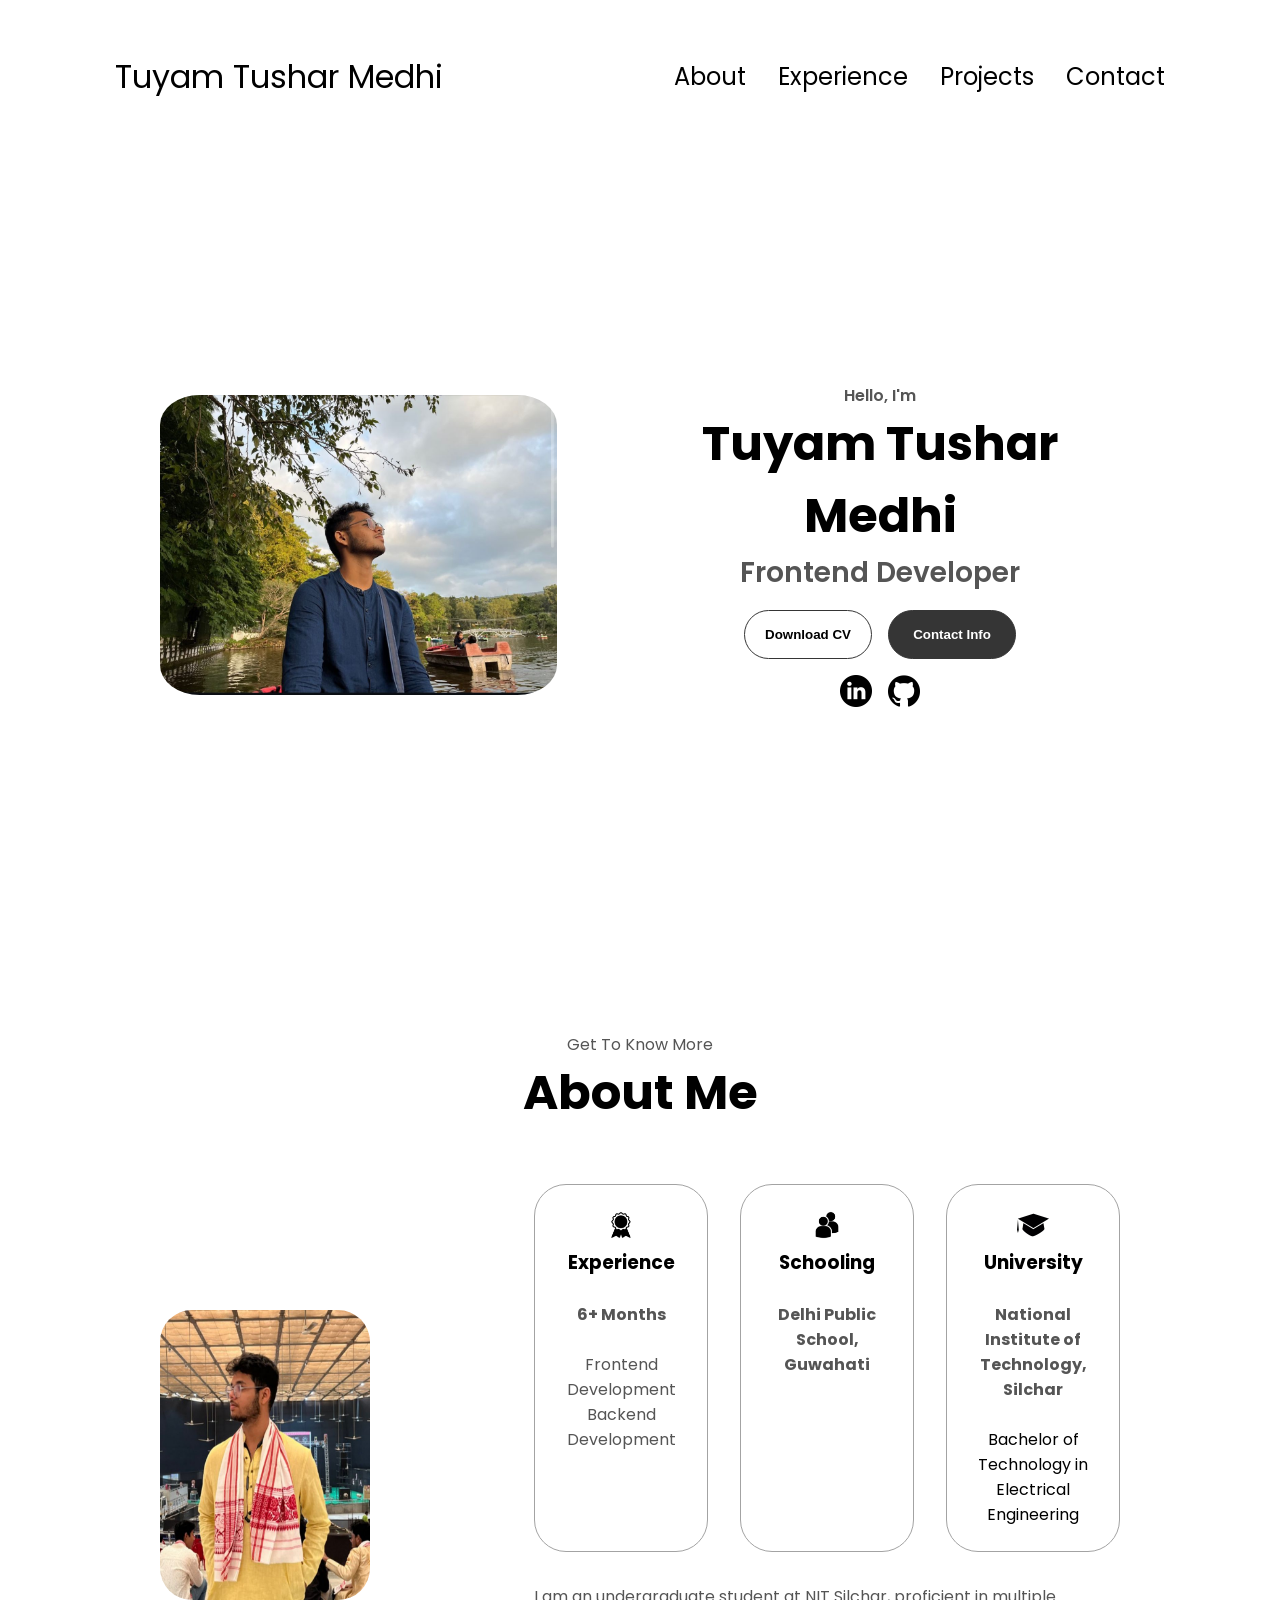
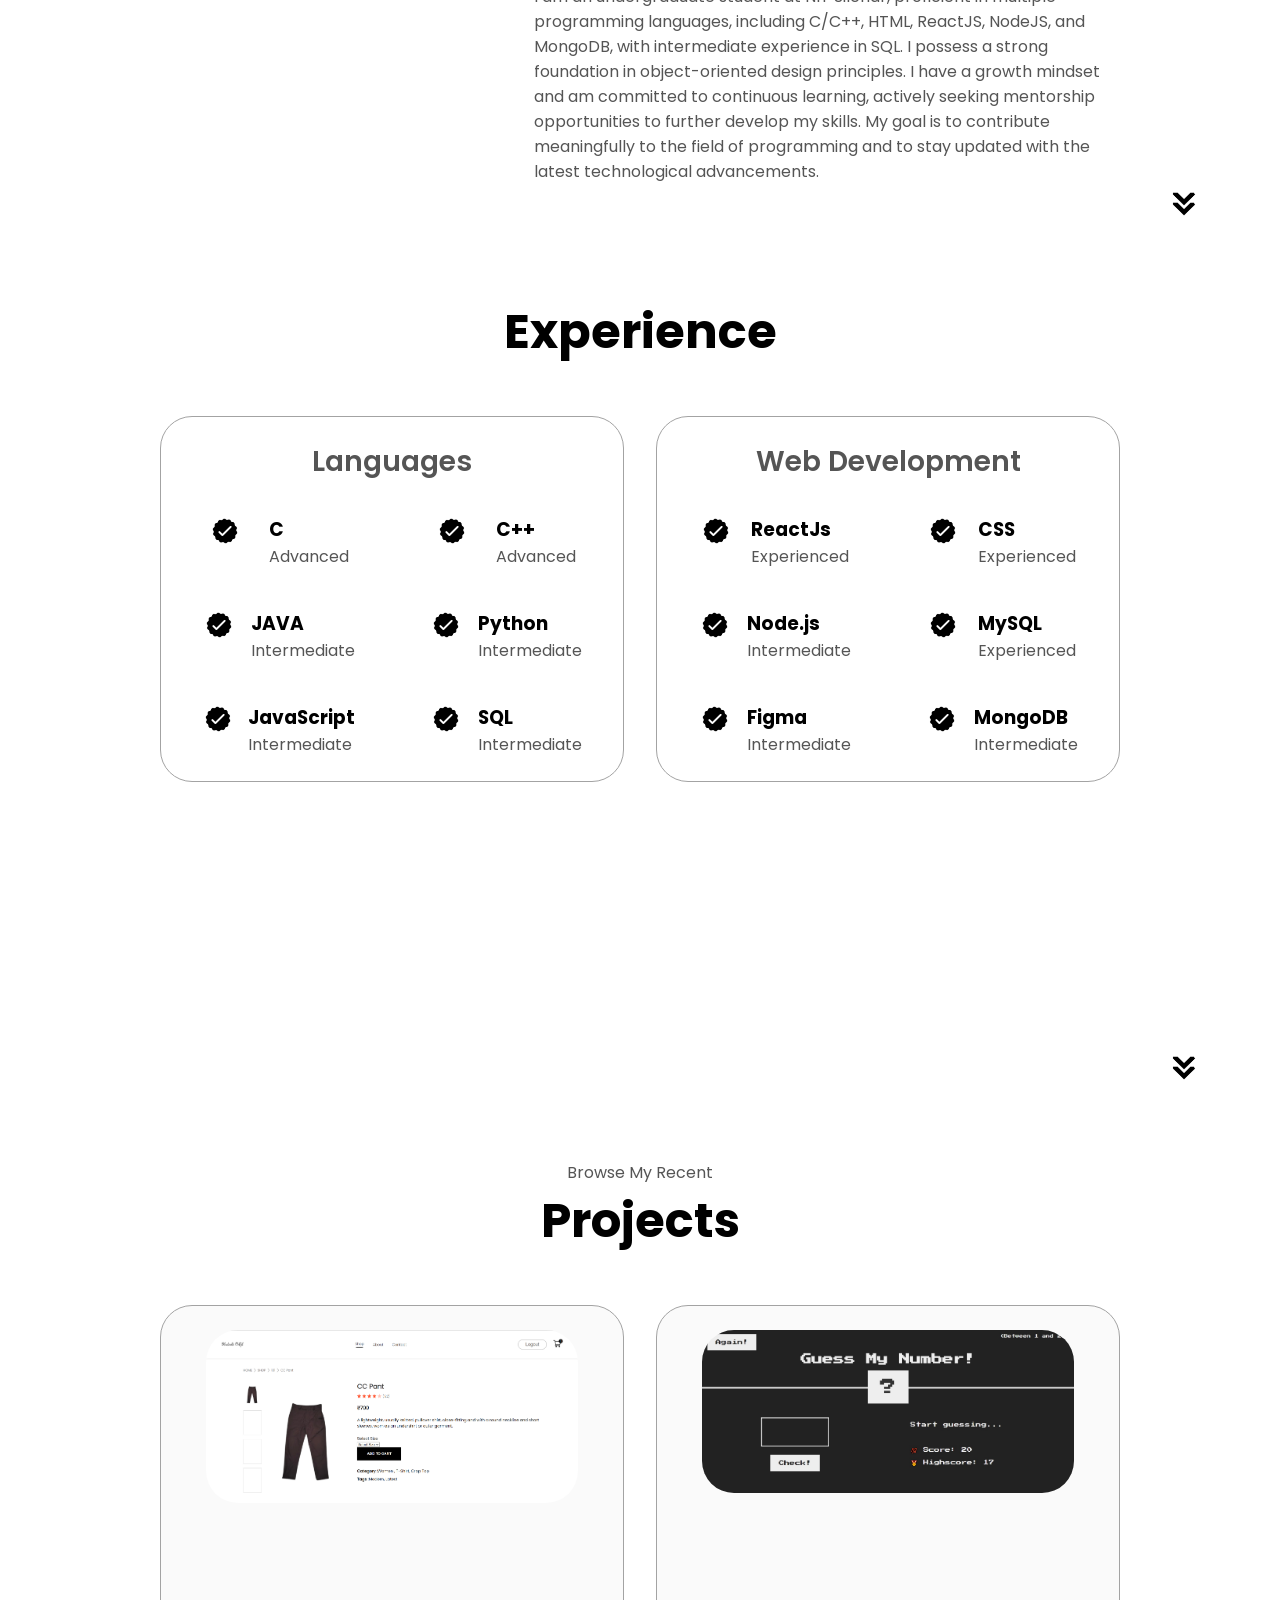
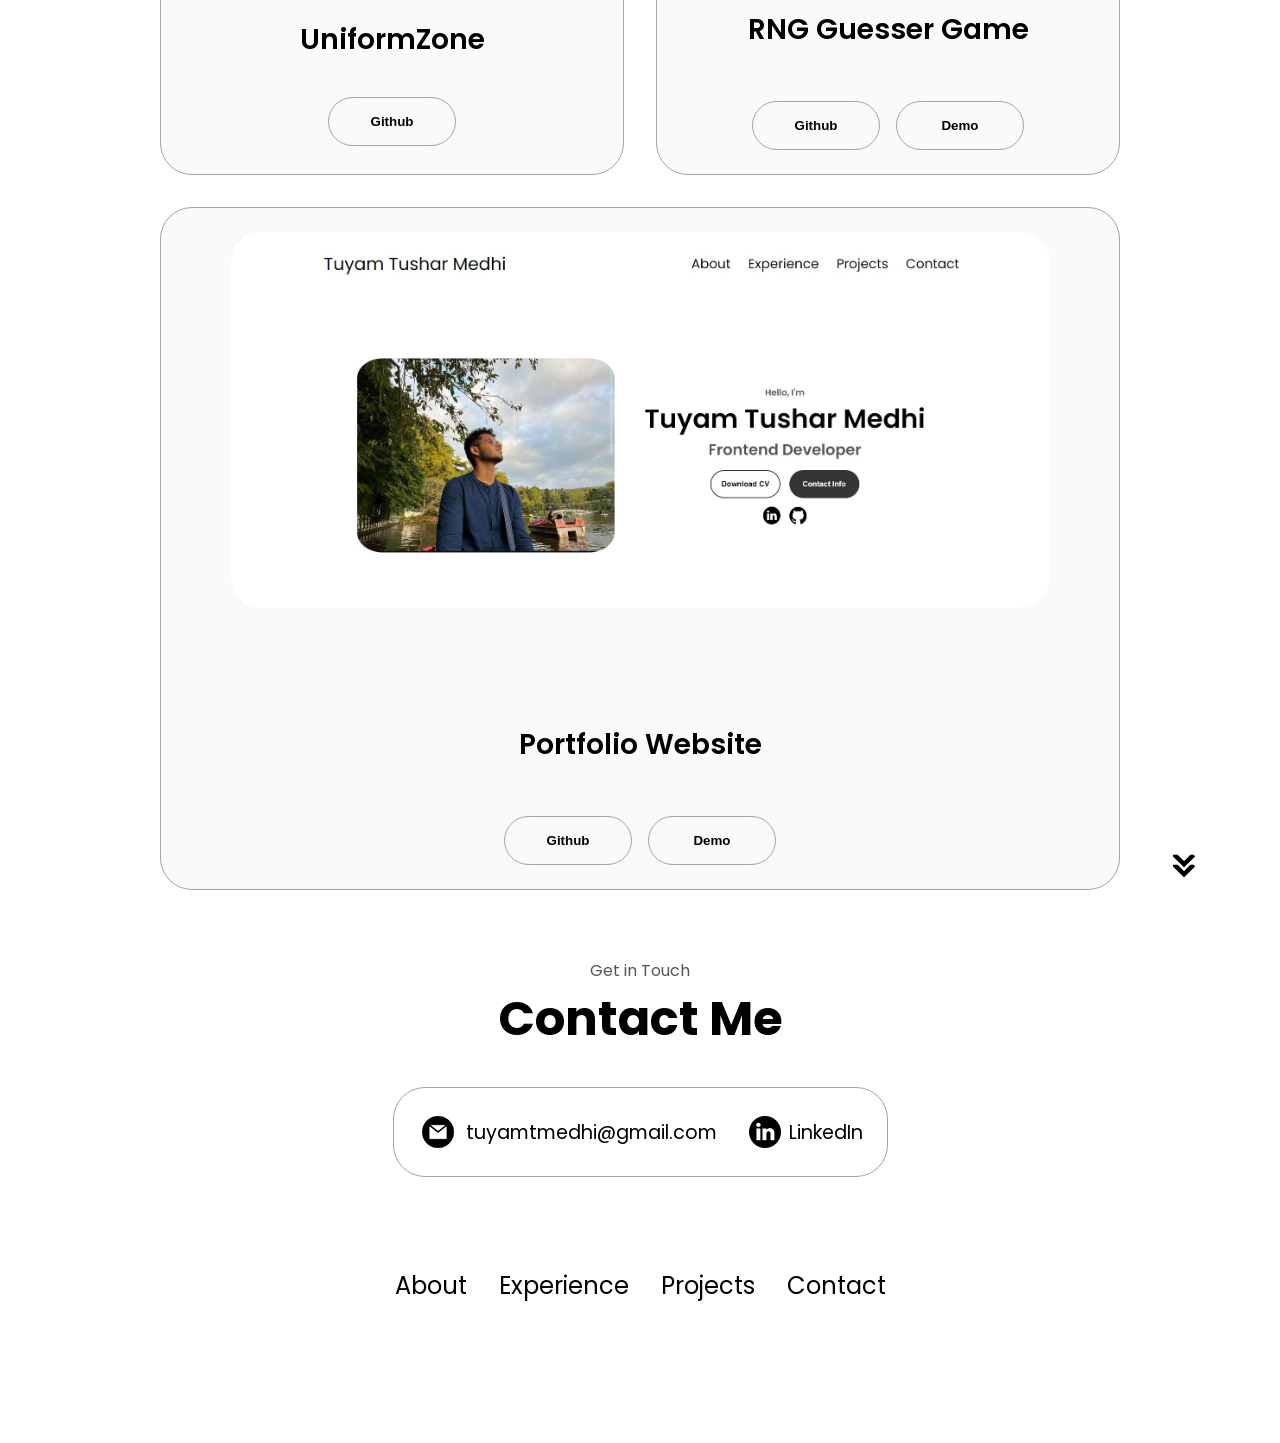
<file: index.html>
<!DOCTYPE html>
<html lang="en">
  <head>
    <meta charset="UTF-8" />
    <meta http-equiv="X-UA-Compatible" content="IE=edge" />
    <meta name="viewport" content="width=device-width, initial-scale=1.0" />
    <title>My Portfolio</title>
    <link rel="stylesheet" href="style.css" />
    <link rel="stylesheet" href="mediaqueries.css" />
  </head>
  <body>
    <nav id="desktop-nav">
      <div class="logo">Tuyam Tushar Medhi</div>
      <div>
        <ul class="nav-links">
          <li><a href="#about">About</a></li>
          <li><a href="#experience">Experience</a></li>
          <li><a href="#projects">Projects</a></li>
          <li><a href="#contact">Contact</a></li>
        </ul>
      </div>
    </nav>
    <nav id="hamburger-nav">
      <div class="logo">Tuyam Tushar Medhi</div>
      <div class="hamburger-menu">
        <div class="hamburger-icon" onclick="toggleMenu()">
          <span></span>
          <span></span>
          <span></span>
        </div>
        <div class="menu-links">
          <li><a href="#about" onclick="toggleMenu()">About</a></li>
          <li><a href="#experience" onclick="toggleMenu()">Experience</a></li>
          <li><a href="#projects" onclick="toggleMenu()">Projects</a></li>
          <li><a href="#contact" onclick="toggleMenu()">Contact</a></li>
        </div>
      </div>
    </nav>
    <section id="profile">
      <div class="section__pic-container">
        <img src="./assets/shillong.jpeg" alt="Tuyam Tushar Medhi profile picture" style="border-radius:10%;  "  />
      </div>
      <div class="section__text">
        <p class="section__text__p1">Hello, I'm</p>
        <h1 class="title">Tuyam Tushar Medhi</h1>
        <p class="section__text__p2">Frontend Developer</p>
        <div class="btn-container">
          <button
            class="btn btn-color-2"
            onclick="window.open('./assets/resume (1).pdf')"
          >
            Download CV
          </button>
          <button class="btn btn-color-1" onclick="location.href='./#contact'">
            Contact Info
          </button>
        </div>
        <div id="socials-container">
          <img
            src="./assets/linkedin.png"
            alt="My LinkedIn profile"
            class="icon"
            onclick="location.href='https://www.linkedin.com/in/tuyam-tushar-medhi-0a7864235/'"
          />
          <img
            src="./assets/github.png"
            alt="My Github profile"
            class="icon"
            onclick="location.href='https://github.com/Tuyam24'"
          />
        </div>
      </div>
      
      </section>
      </section>
    </section>
    <section id="about">
      <p class="section__text__p1">Get To Know More</p>
      <h1 class="title">About Me</h1>
      <div class="section-container"  >
        <div class="section__pic-container">
          <img
            src="./assets/bihu.jpeg"
            alt="Profile picture"
            style = "width: 210px; height: 290px;"
            class="about-pic"
          />
        </div>
        <div class="about-details-container">
          <div class="about-containers">
            <div class="details-container">
              <img
                src="./assets/experience.png"
                alt="Experience icon"
                class="icon"
              />
              <h3>Experience</h3><br/>
              <p><span style="font-weight:bold;">6+ Months <br/></span><br />Frontend Development Backend Development</p>
            </div>
            <div class="details-container">
              <img
                src="./assets/education.png"
                alt="Education icon"
                class="icon"
              />
              <h3>Schooling</h3><br/>
              <p><span style="font-weight:bold;">Delhi Public School, Guwahati</p></span>
            </div>
            <div class="details-container">
                <img
                  src="./assets/5109.png"
                  alt="Education icon"
                  class="icon"
                />
                <h3>University</h3><br/>
                <p><span style="font-weight:bold;">National Institute of Technology, Silchar</p></span><br />Bachelor of Technology in Electrical Engineering</p>
              </div>
          </div>
          <div class="text-container">
            <p>
              I am an undergraduate student at NIT Silchar, proficient in multiple programming languages, including C/C++, HTML, ReactJS, NodeJS, and MongoDB, with intermediate experience in SQL. I possess a strong foundation in object-oriented design principles. I have a growth mindset and am committed to continuous learning, actively seeking mentorship opportunities to further develop my skills. My goal is to contribute meaningfully to the field of programming and to stay updated with the latest technological advancements.


            </p>
          </div>
        </div>
      </div>
      <img
        src="./assets/arrow.png"
        alt="Arrow icon"
        class="icon arrow"
        onclick="location.href='./#experience'"
      />
    </section>
    <section id="experience">
      
      <h1 class="title">Experience</h1>
      <div class="experience-details-container">
        <div class="about-containers">
          
          <div class="details-container">
            <h2 class="experience-sub-title">Languages</h2>
            <div class="article-container">
              <article>
                <img
                  src="./assets/checkmark.png"
                  alt="Experience icon"
                  class="icon"
                />
                <div>
                  <h3>C</h3>
                  <p>Advanced</p>
                </div>
              </article>
              <article>
                <img
                  src="./assets/checkmark.png"
                  alt="Experience icon"
                  class="icon"
                />
                <div>
                  <h3>C++</h3>
                  <p>Advanced</p>
                </div>
              </article>
              <article>
                <img
                  src="./assets/checkmark.png"
                  alt="Experience icon"
                  class="icon"
                />
                <div>
                  <h3>JAVA</h3>
                  <p>Intermediate</p>
                </div>
              </article>
              <article>
                <img
                  src="./assets/checkmark.png"
                  alt="Experience icon"
                  class="icon"
                />
                <div>
                  <h3>Python</h3>
                  <p>Intermediate</p>
                </div>
              </article>
              <article>
                <img
                  src="./assets/checkmark.png"
                  alt="Experience icon"
                  class="icon"
                />
                <div>
                  <h3>JavaScript</h3>
                  <p>Intermediate</p>
                </div>
              </article>
              <article>
                <img
                  src="./assets/checkmark.png"
                  alt="Experience icon"
                  class="icon"
                />
                <div>
                  <h3>SQL</h3>
                  <p>Intermediate</p>
                </div>
              </article>
            </div>
          </div>
          <div class="details-container">
            <h2 class="experience-sub-title">Web Development</h2>
            <div class="article-container">
              <article>
                <img
                  src="./assets/checkmark.png"
                  alt="Experience icon"
                  class="icon"
                />
                <div>
                  <h3>ReactJs</h3>
                  <p>Experienced</p>
                </div>
              </article>
              <article>
                <img
                  src="./assets/checkmark.png"
                  alt="Experience icon"
                  class="icon"
                />
                <div>
                  <h3>CSS</h3>
                  <p>Experienced</p>
                </div>
              </article>
              <article>
                <img
                  src="./assets/checkmark.png"
                  alt="Experience icon"
                  class="icon"
                />
                <div>
                  <h3>Node.js</h3>
                  <p>Intermediate</p>
                </div>
              </article>
              <article>
                <img
                  src="./assets/checkmark.png"
                  alt="Experience icon"
                  class="icon"
                />
                <div>
                  <h3>MySQL</h3>
                  <p>Experienced</p>
                </div>
              </article>
              <article>
                <img
                  src="./assets/checkmark.png"
                  alt="Experience icon"
                  class="icon"
                />
                <div>
                  <h3>Figma</h3>
                  <p>Intermediate</p>
                </div>
              </article>
              <article>
                <img
                  src="./assets/checkmark.png"
                  alt="Experience icon"
                  class="icon"
                />
                <div>
                  <h3>MongoDB</h3>
                  <p>Intermediate</p>
                </div>
              </article>
            </div>
          </div>

          
        
          

          
        </div>
      </div>
      <img
        src="./assets/arrow.png"
        alt="Arrow icon"
        class="icon arrow"
        onclick="location.href='./#projects'"
      />
    </section>
    <section id="projects">
      <p class="section__text__p1">Browse My Recent</p>
      <h1 class="title">Projects</h1>
      <div class="experience-details-container">
        <div class="about-containers">
          <div class="details-container color-container">
            <div class="article-container">
              <img
                src="./assets/uniformzone.png"
                alt="Project 1"
                style="margin-bottom: 100px;"
                class="project-img"
              />
            </div>
            <h2 class="experience-sub-title project-title">UniformZone</h2>
            <div class="btn-container">
              <button
                class="btn btn-color-2 project-btn"
                onclick="location.href='https://github.com/sdahewar/UniformZone'"
                style= "margin-top: 20px;"
              >
                Github
              </button>
              
            </div>
          </div>
          <div class="details-container color-container">
            <div class="article-container">
              <img
                src="./assets/jsgame.jpg"
                alt="Project 2"
                style="margin-bottom: 100px;"
                class="project-img"
              />
            </div>
            <h2 class="experience-sub-title project-title" style="margin-bottom: 50px;">RNG Guesser Game</h2>
            <div class="btn-container">
              <button
                class="btn btn-color-2 project-btn"
                onclick="location.href='https://github.com/Tuyam24/RNG-Guessing-Game'"
              >
                Github
              </button>
              <button
                class="btn btn-color-2 project-btn"
                onclick="location.href='https://rng-guessing-game.netlify.app/'"
              >
                Demo
              </button>
              
            </div>
          </div>
          <div class="details-container color-container">
            <div class="article-container">
              <img
                src="./assets/portpic.jpg"
                alt="Project 3"
                style="margin-bottom: 100px;"
                class="project-img"
              />
            </div>
            <h2 class="experience-sub-title project-title" style="margin-bottom: 50px;">Portfolio Website</h2>
            <div class="btn-container">
              <button
                class="btn btn-color-2 project-btn"
                onclick="location.href='https://github.com/Tuyam24/Portfolio-Website'"
              >
                Github
              </button>
              <button
              class="btn btn-color-2 project-btn"
              onclick="location.href='https://github.com/Tuyam24/Portfolio-Website'"
            >
              Demo
            </button>
              
            </div>
          </div>
        </div>
      </div>
      <img
        src="./assets/arrow.png"
        alt="Arrow icon"
        class="icon arrow"
        onclick="location.href='./#contact'"
      />
    </section>
    <section id="contact">
      <p class="section__text__p1">Get in Touch</p>
      <h1 class="title">Contact Me</h1>
      <div class="contact-info-upper-container">
        <div class="contact-info-container">
          <img
            src="./assets/email.png"
            alt="Email icon"
            class="icon contact-icon email-icon"
          />
          <p><a href="mailto:tuyamtmedhi@gmail.com">tuyamtmedhi@gmail.com</a></p>
        </div>
        <div class="contact-info-container">
          <img
            src="./assets/linkedin.png"
            alt="LinkedIn icon"
            class="icon contact-icon"
          />
          <p><a href="https://www.linkedin.com/in/tuyam-tushar-medhi-0a7864235/">LinkedIn</a></p>
        </div>
      </div>
    </section>
    <footer>
      <nav>
        <div class="nav-links-container">
          <ul class="nav-links">
            <li><a href="#about">About</a></li>
            <li><a href="#experience">Experience</a></li>
            <li><a href="#projects">Projects</a></li>
            <li><a href="#contact">Contact</a></li>
          </ul>
        </div>
      </nav>
      
    </footer>
    <script src="script.js"></script>
  </body>
</html>
</file>
<file: style.css>
/* GENERAL */

@import url("https://fonts.googleapis.com/css2?family=Poppins:wght@300;400;500;600&display=swap");

* {
  margin: 0;
  padding: 0;
}

body {
  font-family: "Poppins", sans-serif;
}

html {
  scroll-behavior: smooth;
}

p {
  color: rgb(85, 85, 85);
}

/* TRANSITION */

a,
.btn {
  transition: all 300ms ease;
}

/* DESKTOP NAV */

nav,
.nav-links {
  display: flex;
}

nav {
  justify-content: space-around;
  align-items: center;
  height: 17vh;
}

.nav-links {
  gap: 2rem;
  list-style: none;
  font-size: 1.5rem;
}

a {
  color: black;
  text-decoration: none;
  text-decoration-color: white;
}

a:hover {
  color: grey;
  text-decoration: underline;
  text-underline-offset: 1rem;
  text-decoration-color: rgb(181, 181, 181);
}

.logo {
  font-size: 2rem;
}

.logo:hover {
  cursor: default;
}

/* HAMBURGER MENU */

#hamburger-nav {
  display: none;
}

.hamburger-menu {
  position: relative;
  display: inline-block;
}

.hamburger-icon {
  display: flex;
  flex-direction: column;
  justify-content: space-between;
  height: 24px;
  width: 30px;
  cursor: pointer;
}

.hamburger-icon span {
  width: 100%;
  height: 2px;
  background-color: black;
  transition: all 0.3 ease-in-out;
}

.menu-links {
  position: absolute;
  top: 100%;
  right: 0;
  background-color: white;
  width: fit-content;
  max-height: 0;
  overflow: hidden;
  transition: all 0.3 ease-in-out;
}

.menu-links a {
  display: block;
  padding: 10px;
  text-align: center;
  font-size: 1.5rem;
  color: black;
  text-decoration: none;
  transition: all 0.3 ease-in-out;
}

.menu-links li {
  list-style: none;
}

.menu-links.open {
  max-height: 300px;
}

.hamburger-icon.open span:first-child {
  transform: rotate(45deg) translate(10px, 5px);
}

.hamburger-icon.open span:nth-child(2) {
  opacity: 0;
}

.hamburger-icon.open span:last-child {
  transform: rotate(-45deg) translate(10px, -5px);
}

.hamburger-icon span:first-child {
  transform: none;
}

.hamburger-icon span:first-child {
  opacity: 1;
}

.hamburger-icon span:first-child {
  transform: none;
}

/* SECTIONS */

section {
  padding-top: 4vh;
  height: 96vh;
  margin: 0 10rem;
  box-sizing: border-box;
  min-height: fit-content;
}

.section-container {
  display: flex;
}

/* PROFILE SECTION */

#profile {
  display: flex;
  justify-content: center;
  gap: 5rem;
  height: 80vh;
}

.section__pic-container {
  display: flex;
  height: 400px;
  width: 400px;
  margin: auto 0;
}

.section__text {
  align-self: center;
  text-align: center;
}

.section__text p {
  font-weight: 600;
}

.section__text__p1 {
  text-align: center;
}

.section__text__p2 {
  font-size: 1.75rem;
  margin-bottom: 1rem;
}

.title {
  font-size: 3rem;
  text-align: center;
}

#socials-container {
  display: flex;
  justify-content: center;
  margin-top: 1rem;
  gap: 1rem;
}

/* ICONS */

.icon {
  cursor: pointer;
  height: 2rem;
}

/* BUTTONS */

.btn-container {
  display: flex;
  justify-content: center;
  gap: 1rem;
}

.btn {
  font-weight: 600;
  transition: all 300ms ease;
  padding: 1rem;
  width: 8rem;
  border-radius: 2rem;
}

.btn-color-1,
.btn-color-2 {
  border: rgb(53, 53, 53) 0.1rem solid;
}

.btn-color-1:hover,
.btn-color-2:hover {
  cursor: pointer;
}

.btn-color-1,
.btn-color-2:hover {
  background: rgb(53, 53, 53);
  color: white;
}

.btn-color-1:hover {
  background: rgb(0, 0, 0);
}

.btn-color-2 {
  background: none;
}

.btn-color-2:hover {
  border: rgb(255, 255, 255) 0.1rem solid;
}

.btn-container {
  gap: 1rem;
}

/* ABOUT SECTION */

#about {
  position: relative;
}

.about-containers {
  gap: 2rem;
  margin-bottom: 2rem;
  margin-top: 3rem;
}

.about-details-container {
  justify-content: center;
  flex-direction: column;
}

.about-containers,
.about-details-container {
  display: flex;
}

.about-pic {
  border-radius: 2rem;
}

.arrow {
  position: absolute;
  right: -5rem;
  bottom: 2.5rem;
}

.details-container {
  padding: 1.5rem;
  flex: 1;
  background: white;
  border-radius: 2rem;
  border: rgb(53, 53, 53) 0.1rem solid;
  border-color: rgb(163, 163, 163);
  text-align: center;
}

.section-container {
  gap: 4rem;
  height: 80%;
}

.section__pic-container {
  display: flex;
  height: 300px;
  width: 300px;
  margin-right: 100px;
}

/* EXPERIENCE SECTION */

#experience {
  position: relative;
}

.experience-sub-title {
  color: rgb(85, 85, 85);
  font-weight: 600;
  font-size: 1.75rem;
  margin-bottom: 2rem;
}

.experience-details-container {
  display: flex;
  justify-content: center;
  flex-direction: column;
}

.article-container {
  display: flex;
  text-align: initial;
  flex-wrap: wrap;
  flex-direction: row;
  gap: 2.5rem;
  justify-content: space-around;
}

article {
  display: flex;
  width: 10rem;
  justify-content: space-around;
  gap: 0.5rem;
}

article .icon {
  cursor: default;
}

/* PROJECTS SECTION */

#projects {
  position: relative;
}

.color-container {
  border-color: rgb(163, 163, 163);
  background: rgb(250, 250, 250);
}

.project-img {
  border-radius: 2rem;
  width: 90%;
  height: 90%;
}

.project-title {
  margin: 1rem;
  color: black;
}

.project-btn {
  color: black;
  border-color: rgb(163, 163, 163);
}

/* CONTACT */

#contact {
  display: flex;
  justify-content: center;
  flex-direction: column;
  height: 70vh;
}

.contact-info-upper-container {
  display: flex;
  justify-content: center;
  border-radius: 2rem;
  border: rgb(53, 53, 53) 0.1rem solid;
  border-color: rgb(163, 163, 163);
  background: (250, 250, 250);
  margin: 2rem auto;
  padding: 0.5rem;
}

.contact-info-container {
  display: flex;
  align-items: center;
  justify-content: center;
  gap: 0.5rem;
  margin: 1rem;
}

.contact-info-container p {
  font-size: larger;
}

.contact-icon {
  cursor: default;
}

.email-icon {
  height: 2.5rem;
}

/* FOOTER SECTION */

footer {
  height: 26vh;
  margin: 0 1rem;
}

footer p {
  text-align: center;
}
</file>
<file: mediaqueries.css>
@media screen and (max-width: 1400px) {
    #profile {
      height: 83vh;
      margin-bottom: 6rem;
    }
    .about-containers {
      flex-wrap: wrap;
    }
    #contact,
    #projects {
      height: fit-content;
    }
  }
  
  @media screen and (max-width: 1200px) {
    #desktop-nav {
      display: none;
    }
    #hamburger-nav {
      display: flex;
    }
    #experience,
    .experience-details-container {
      margin-top: 2rem;
    }
    #profile,
    .section-container {
      display: block;
    }
    .arrow {
      display: none;
    }
    section,
    .section-container {
      height: fit-content;
    }
    section {
      margin: 0 5%;
    }
    .section__pic-container {
      width: 275px;
      height: 275px;
      margin: 0 auto 2rem;
    }
    .about-containers {
      margin-top: 0;
    }
  }
  
  @media screen and (max-width: 600px) {
    #contact,
    footer {
      height: 40vh;
    }
    #profile {
      height: 83vh;
      margin-bottom: 0;
    }
    article {
      font-size: 1rem;
    }
    footer nav {
      height: fit-content;
      margin-bottom: 2rem;
    }
    .about-containers,
    .contact-info-upper-container,
    .btn-container {
      flex-wrap: wrap;
    }
    .contact-info-container {
      margin: 0;
    }
    .contact-info-container p,
    .nav-links li a {
      font-size: 1rem;
    }
    .experience-sub-title {
      font-size: 1.25rem;
    }
    .logo {
      font-size: 1.5rem;
    }
    .nav-links {
      flex-direction: column;
      gap: 0.5rem;
      text-align: center;
    }
    .section__pic-container {
      width: auto;
      height: 46vw;
      justify-content: center;
    }
    .section__text__p2 {
      font-size: 1.25rem;
    }
    .title {
      font-size: 2rem;
    }
    .text-container {
      text-align: justify;
    }
  }
</file>
